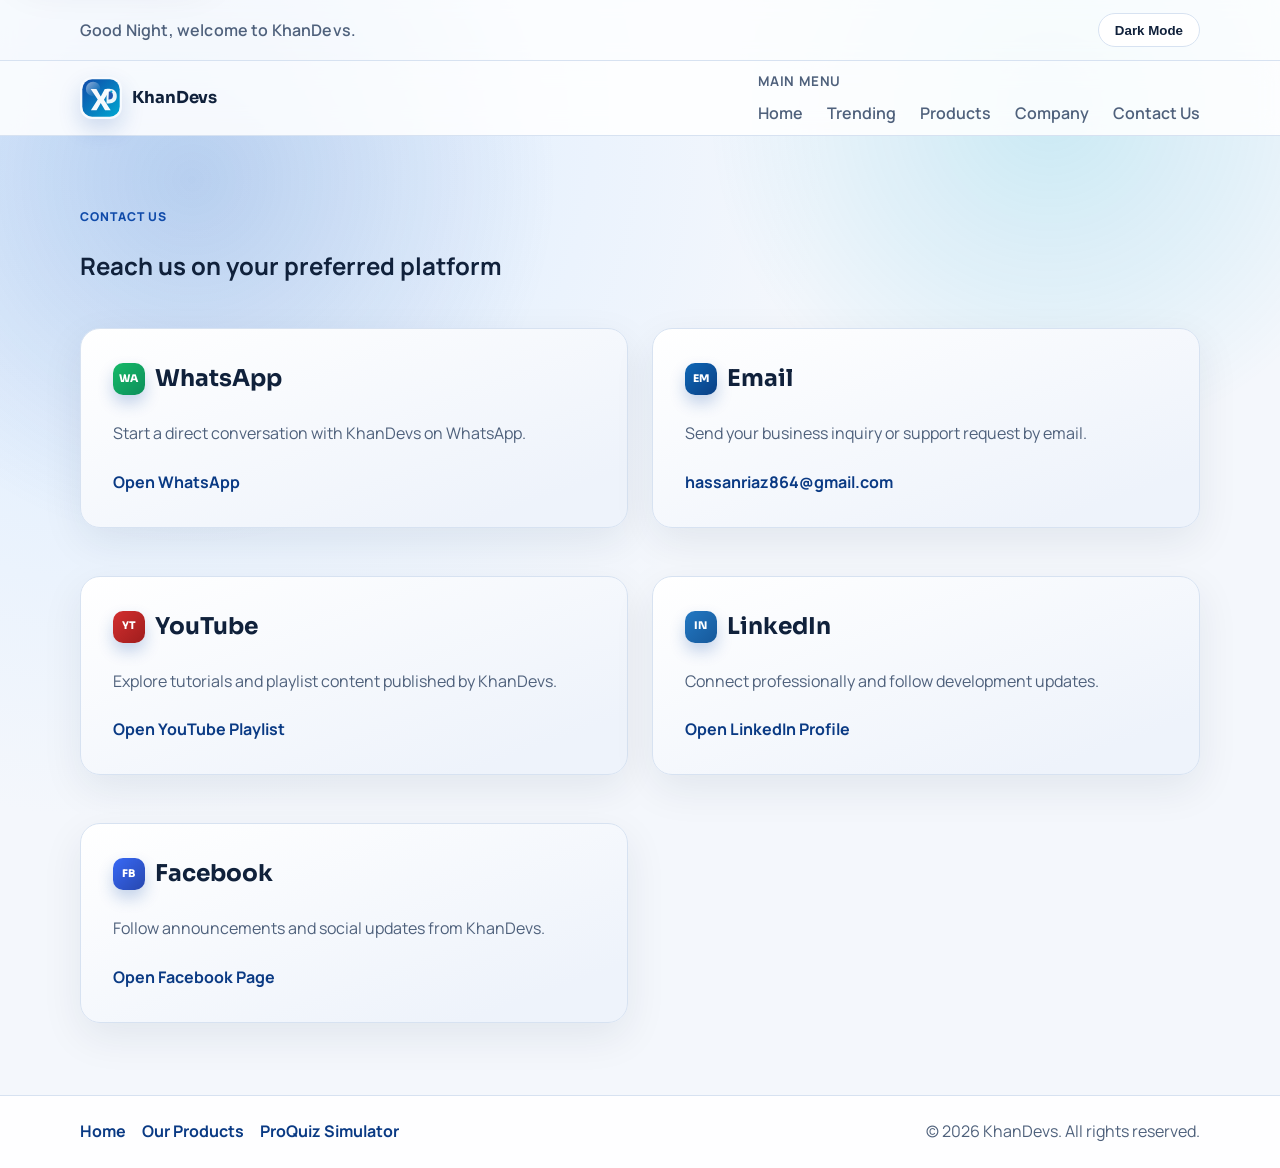
<file: contact.html>
<!DOCTYPE html>
<html lang="en">
  <head>
    <meta charset="UTF-8" />
    <meta name="viewport" content="width=device-width, initial-scale=1.0" />
    <meta
      name="description"
      content="Contact KhanDevs through WhatsApp, Email, YouTube, LinkedIn, and Facebook."
    />
    <meta name="keywords" content="KhanDevs contact, WhatsApp, Email, LinkedIn, YouTube, Facebook" />
    <meta property="og:type" content="website" />
    <meta property="og:title" content="Contact Us | KhanDevs" />
    <meta property="og:description" content="Reach KhanDevs on WhatsApp, Email, YouTube, LinkedIn, and Facebook." />
    <meta property="og:url" content="contact.html" />
    <meta property="og:site_name" content="KhanDevs" />
    <meta name="twitter:card" content="summary" />
    <meta name="twitter:title" content="Contact Us | KhanDevs" />
    <meta name="twitter:description" content="Reach KhanDevs on WhatsApp, Email, YouTube, LinkedIn, and Facebook." />
    <title>Contact Us | KhanDevs</title>
    <link rel="preconnect" href="https://fonts.googleapis.com" />
    <link rel="preconnect" href="https://fonts.gstatic.com" crossorigin />
    <link
      href="https://fonts.googleapis.com/css2?family=Manrope:wght@400;500;600;700;800&family=Sora:wght@500;600;700;800&display=swap"
      rel="stylesheet"
    />
    <link rel="stylesheet" href="style.css" />

    <!-- Google tag (gtag.js) -->
    <script async src="https://www.googletagmanager.com/gtag/js?id=G-65MZ38PC4F"></script>
    <script>
      window.dataLayer = window.dataLayer || [];
      function gtag(){dataLayer.push(arguments);}
      gtag('js', new Date());
      gtag('config', 'G-65MZ38PC4F');
    </script>
  </head>
  <body>
    <a class="skip-link" href="#main-content">Skip to main content</a>
    <div class="ambient" aria-hidden="true"></div>

    <div class="greeting-strip">
      <div class="greeting-inner container">
        <p id="greeting-text" role="status" aria-live="polite">Good Day, connect with KhanDevs.</p>
        <button id="theme-toggle" class="ghost-btn" type="button" aria-pressed="false">
          <span id="theme-toggle-label">Dark Mode</span>
        </button>
        <span id="theme-status" class="visually-hidden" role="status" aria-live="polite">
          Currently in light mode.
        </span>
      </div>
    </div>

    <header class="site-header" id="top">
      <div class="container nav-wrap">
        <a class="brand" href="index.html" aria-label="KhanDevs home">
          <img class="brand-logo" src="khandevs-logo.svg" alt="" aria-hidden="true" />
          <span class="brand-name">KhanDevs</span>
        </a>

        <button
          class="nav-toggle"
          type="button"
          aria-label="Toggle navigation menu"
          aria-expanded="false"
          aria-controls="primary-nav-contact"
          data-nav-toggle
        >
          &#9776;
        </button>

        <nav id="primary-nav-contact" aria-label="Primary navigation" data-nav-panel>
          <p class="menu-heading">Main Menu</p>
          <ul class="nav-list">
            <li><a href="index.html">Home</a></li>
            <li><a href="index.html#trending">Trending</a></li>
            <li><a href="products.html">Products</a></li>
            <li><a href="index.html#company">Company</a></li>
            <li><a href="contact.html">Contact Us</a></li>
          </ul>
        </nav>
      </div>
    </header>

    <main id="main-content">
      <section class="section container" id="contact-links" aria-labelledby="contact-title">
        <div class="section-heading">
          <p class="eyebrow">Contact Us</p>
          <h1 id="contact-title">Reach us on your preferred platform</h1>
        </div>

        <div class="stack-grid">
          <article class="contact-card contact-whatsapp">
            <h3><span class="contact-badge" aria-hidden="true">WA</span>WhatsApp</h3>
            <p>Start a direct conversation with KhanDevs on WhatsApp.</p>
            <a class="contact-link" href="https://wa.me/923017240789" target="_blank" rel="noopener noreferrer">Open WhatsApp</a>
          </article>

          <article class="contact-card contact-email">
            <h3><span class="contact-badge" aria-hidden="true">EM</span>Email</h3>
            <p>Send your business inquiry or support request by email.</p>
            <a class="contact-link" href="mailto:hassanriaz864@gmail.com">hassanriaz864@gmail.com</a>
          </article>

          <article class="contact-card contact-youtube">
            <h3><span class="contact-badge" aria-hidden="true">YT</span>YouTube</h3>
            <p>Explore tutorials and playlist content published by KhanDevs.</p>
            <a class="contact-link" href="https://youtube.com/playlist?list=PLEnQH8D5gJkSDR2NWfrdj5X7iYALB1Zuv&si=4Go3NDf0BH1MDz0T" target="_blank" rel="noopener noreferrer">Open YouTube Playlist</a>
          </article>

          <article class="contact-card contact-linkedin">
            <h3><span class="contact-badge" aria-hidden="true">IN</span>LinkedIn</h3>
            <p>Connect professionally and follow development updates.</p>
            <a class="contact-link" href="https://www.linkedin.com/in/khanhassanriaz" target="_blank" rel="noopener noreferrer">Open LinkedIn Profile</a>
          </article>

          <article class="contact-card contact-facebook">
            <h3><span class="contact-badge" aria-hidden="true">FB</span>Facebook</h3>
            <p>Follow announcements and social updates from KhanDevs.</p>
            <a class="contact-link" href="https://www.facebook.com/share/1Afsy8RdPn/" target="_blank" rel="noopener noreferrer">Open Facebook Page</a>
          </article>
        </div>
      </section>
    </main>

    <footer class="site-footer">
      <div class="container footer-wrap">
        <div class="footer-links">
          <a href="index.html">Home</a>
          <a href="products.html">Our Products</a>
          <a href="proquiz-simulator.html">ProQuiz Simulator</a>
        </div>
        <p>&copy; 2026 KhanDevs. All rights reserved.</p>
      </div>
    </footer>

    <script src="script.js" defer></script>
  </body>
</html>
</file>
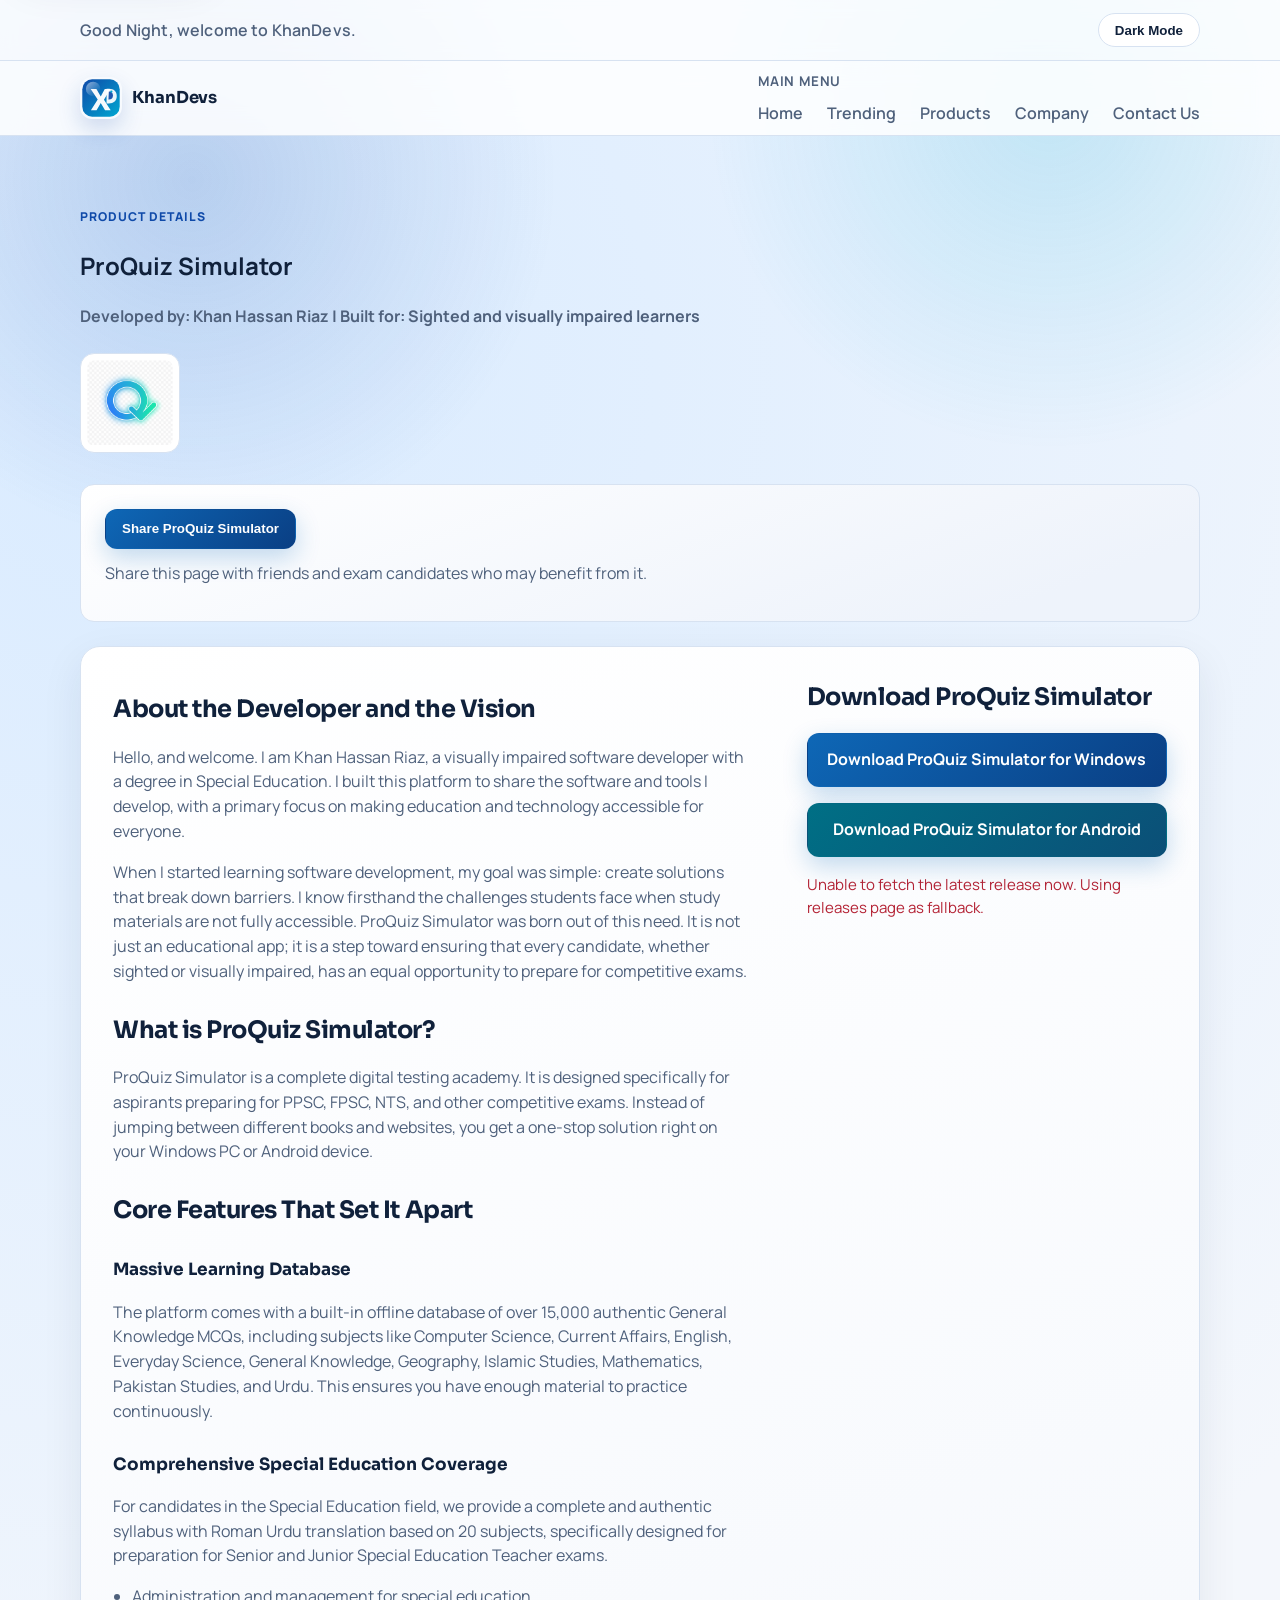
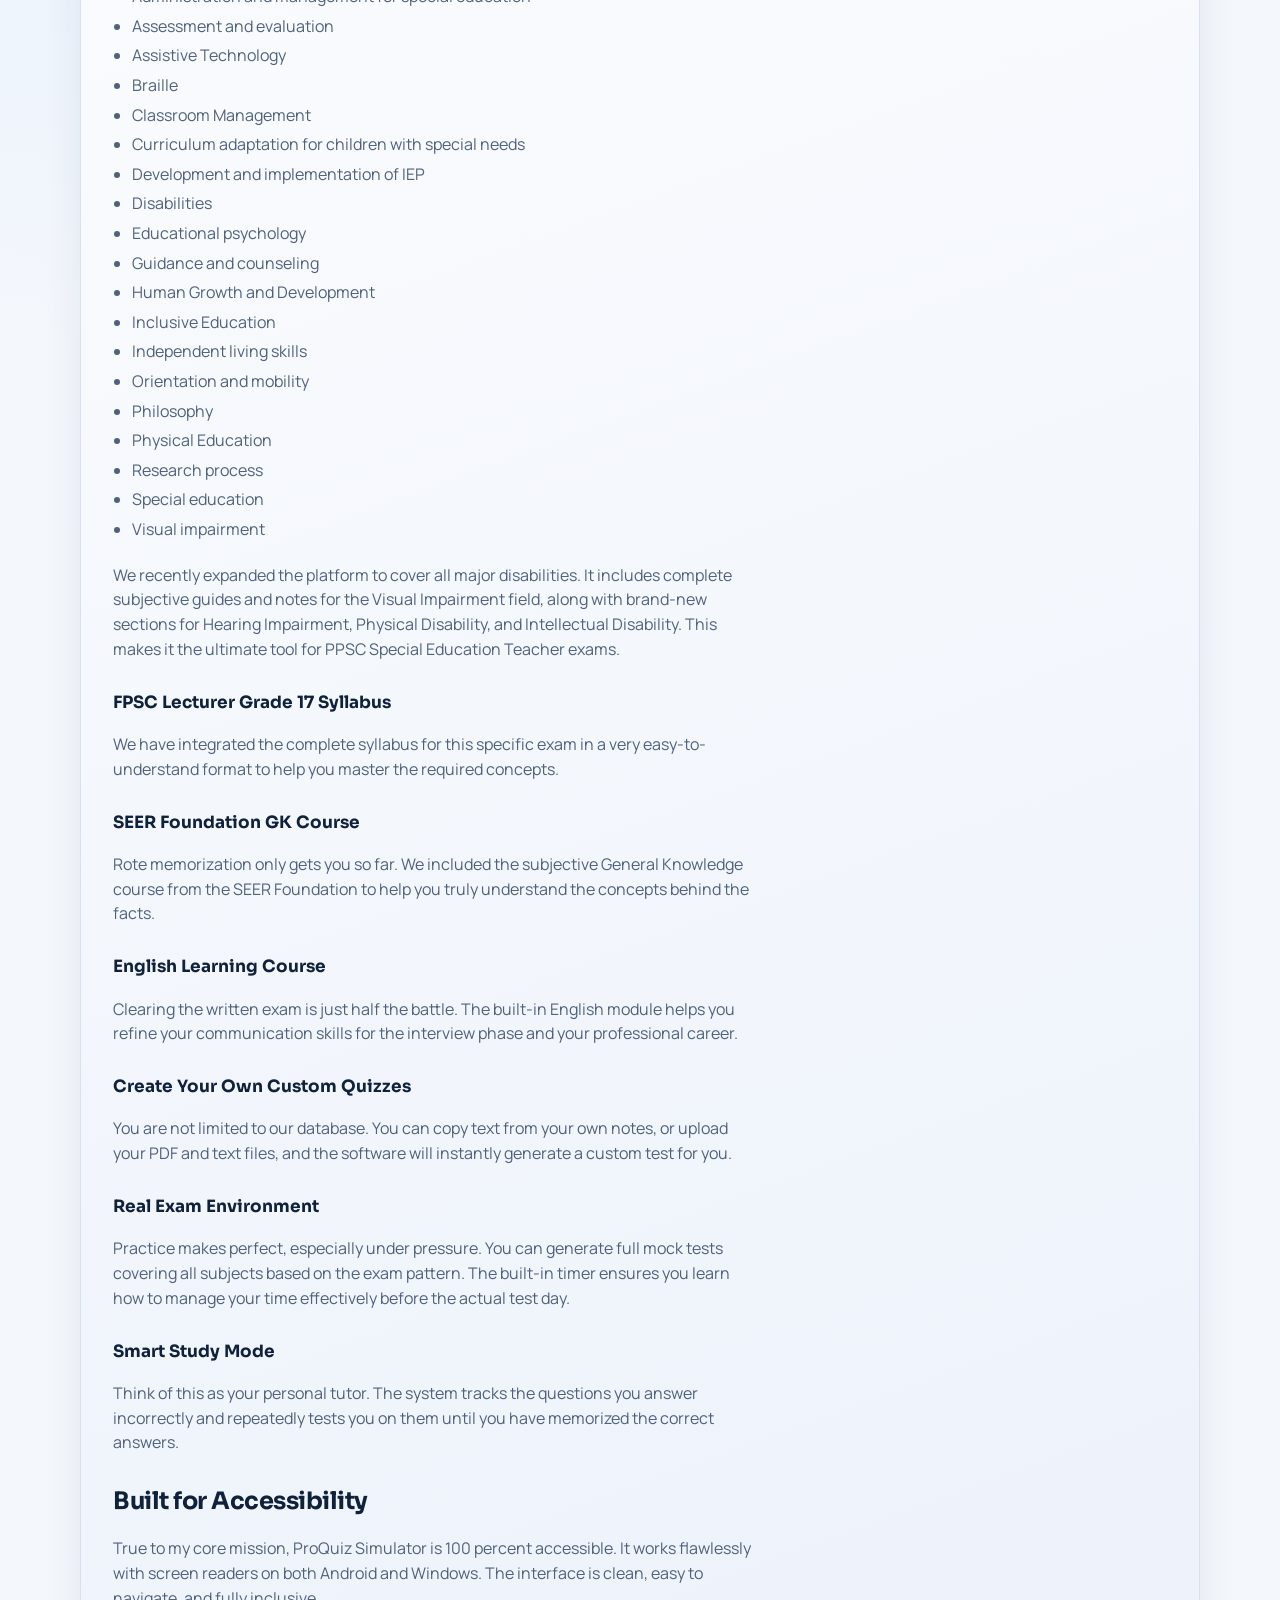
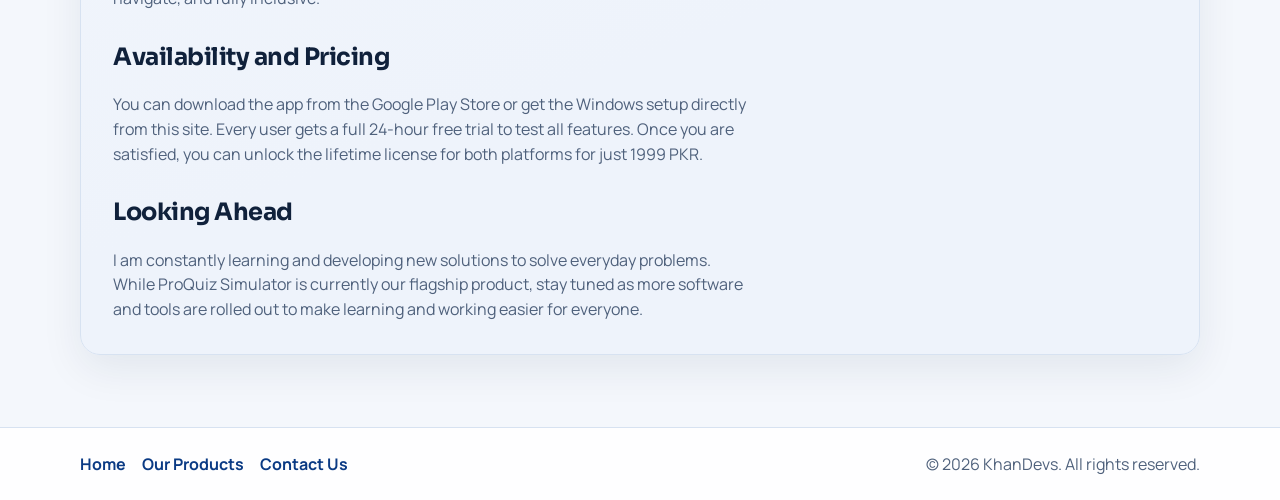
<file: proquiz-simulator.html>
<!DOCTYPE html>
<html lang="en">
  <head>
    <meta charset="UTF-8" />
    <meta name="viewport" content="width=device-width, initial-scale=1.0" />
    <meta
      name="description"
      content="ProQuiz Simulator by Khan Hassan Riaz. Download for Windows and Android."
    />
    <meta name="keywords" content="ProQuiz Simulator, Khan Hassan Riaz, Windows download, Android app" />
    <meta property="og:type" content="website" />
    <meta property="og:title" content="ProQuiz Simulator | KhanDevs" />
    <meta property="og:description" content="Detailed ProQuiz Simulator page with Windows and Android downloads." />
    <meta property="og:url" content="proquiz-simulator.html" />
    <meta property="og:site_name" content="KhanDevs" />
    <meta name="twitter:card" content="summary" />
    <meta name="twitter:title" content="ProQuiz Simulator | KhanDevs" />
    <meta name="twitter:description" content="Detailed ProQuiz Simulator page with Windows and Android downloads." />
    <title>ProQuiz Simulator | KhanDevs</title>
    <link rel="preconnect" href="https://fonts.googleapis.com" />
    <link rel="preconnect" href="https://fonts.gstatic.com" crossorigin />
    <link
      href="https://fonts.googleapis.com/css2?family=Manrope:wght@400;500;600;700;800&family=Sora:wght@500;600;700;800&display=swap"
      rel="stylesheet"
    />
    <link rel="stylesheet" href="style.css" />

    <!-- Google tag (gtag.js) -->
    <script async src="https://www.googletagmanager.com/gtag/js?id=G-65MZ38PC4F"></script>
    <script>
      window.dataLayer = window.dataLayer || [];
      function gtag(){dataLayer.push(arguments);}
      gtag('js', new Date());
      gtag('config', 'G-65MZ38PC4F');
    </script>
  </head>
  <body>
    <a class="skip-link" href="#main-content">Skip to main content</a>
    <div class="ambient" aria-hidden="true"></div>

    <div class="greeting-strip">
      <div class="greeting-inner container">
        <p id="greeting-text" role="status" aria-live="polite">Good Day, welcome to ProQuiz Simulator.</p>
        <button id="theme-toggle" class="ghost-btn" type="button" aria-pressed="false">
          <span id="theme-toggle-label">Dark Mode</span>
        </button>
        <span id="theme-status" class="visually-hidden" role="status" aria-live="polite">
          Currently in light mode.
        </span>
      </div>
    </div>

    <header class="site-header" id="top">
      <div class="container nav-wrap">
        <a class="brand" href="index.html" aria-label="KhanDevs home">
          <img class="brand-logo" src="khandevs-logo.svg" alt="" aria-hidden="true" />
          <span class="brand-name">KhanDevs</span>
        </a>

        <button
          class="nav-toggle"
          type="button"
          aria-label="Toggle navigation menu"
          aria-expanded="false"
          aria-controls="primary-nav-proquiz"
          data-nav-toggle
        >
          &#9776;
        </button>

        <nav id="primary-nav-proquiz" aria-label="Primary navigation" data-nav-panel>
          <p class="menu-heading">Main Menu</p>
          <ul class="nav-list">
            <li><a href="index.html">Home</a></li>
            <li><a href="index.html#trending">Trending</a></li>
            <li><a href="products.html">Products</a></li>
            <li><a href="index.html#company">Company</a></li>
            <li><a href="contact.html">Contact Us</a></li>
          </ul>
        </nav>
      </div>
    </header>

    <main id="main-content">
      <section class="section container" id="proquiz-details" aria-labelledby="proquiz-title">
        <div class="section-heading">
          <p class="eyebrow">Product Details</p>
          <h1 id="proquiz-title">ProQuiz Simulator</h1>
          <p class="product-mini-meta">
            Developed by: Khan Hassan Riaz | Built for: Sighted and visually impaired learners
          </p>
        </div>
        <img class="software-logo software-logo-large" src="icon.png" alt="ProQuiz Simulator logo" />

        <div class="share-panel" aria-label="Share ProQuiz page">
          <button class="share-btn" type="button" data-share-page>
            Share ProQuiz Simulator
          </button>
          <p class="share-note">
            Share this page with friends and exam candidates who may benefit from it.
          </p>
          <p class="share-feedback" data-share-feedback aria-live="polite"></p>
        </div>

        <article class="detail-card" aria-label="Detailed ProQuiz Simulator information">
          <div class="detail-content">
            <h2>About the Developer and the Vision</h2>
            <p>
              Hello, and welcome. I am Khan Hassan Riaz, a visually impaired
              software developer with a degree in Special Education. I built
              this platform to share the software and tools I develop, with a
              primary focus on making education and technology accessible for
              everyone.
            </p>
            <p>
              When I started learning software development, my goal was simple:
              create solutions that break down barriers. I know firsthand the
              challenges students face when study materials are not fully
              accessible. ProQuiz Simulator was born out of this need. It is not
              just an educational app; it is a step toward ensuring that every
              candidate, whether sighted or visually impaired, has an equal
              opportunity to prepare for competitive exams.
            </p>

            <h2>What is ProQuiz Simulator?</h2>
            <p>
              ProQuiz Simulator is a complete digital testing academy. It is
              designed specifically for aspirants preparing for PPSC, FPSC, NTS,
              and other competitive exams. Instead of jumping between different
              books and websites, you get a one-stop solution right on your
              Windows PC or Android device.
            </p>

            <h2>Core Features That Set It Apart</h2>

            <h3>Massive Learning Database</h3>
            <p>
              The platform comes with a built-in offline database of over 15,000
              authentic General Knowledge MCQs, including subjects like Computer
              Science, Current Affairs, English, Everyday Science, General
              Knowledge, Geography, Islamic Studies, Mathematics, Pakistan
              Studies, and Urdu. This ensures you have enough material to
              practice continuously.
            </p>

            <h3>Comprehensive Special Education Coverage</h3>
            <p>
              For candidates in the Special Education field, we provide a
              complete and authentic syllabus with Roman Urdu translation based
              on 20 subjects, specifically designed for preparation for Senior
              and Junior Special Education Teacher exams.
            </p>
            <ul class="feature-list">
              <li>Administration and management for special education</li>
              <li>Assessment and evaluation</li>
              <li>Assistive Technology</li>
              <li>Braille</li>
              <li>Classroom Management</li>
              <li>Curriculum adaptation for children with special needs</li>
              <li>Development and implementation of IEP</li>
              <li>Disabilities</li>
              <li>Educational psychology</li>
              <li>Guidance and counseling</li>
              <li>Human Growth and Development</li>
              <li>Inclusive Education</li>
              <li>Independent living skills</li>
              <li>Orientation and mobility</li>
              <li>Philosophy</li>
              <li>Physical Education</li>
              <li>Research process</li>
              <li>Special education</li>
              <li>Visual impairment</li>
            </ul>
            <p>
              We recently expanded the platform to cover all major
              disabilities. It includes complete subjective guides and notes for
              the Visual Impairment field, along with brand-new sections for
              Hearing Impairment, Physical Disability, and Intellectual
              Disability. This makes it the ultimate tool for PPSC Special
              Education Teacher exams.
            </p>

            <h3>FPSC Lecturer Grade 17 Syllabus</h3>
            <p>
              We have integrated the complete syllabus for this specific exam in
              a very easy-to-understand format to help you master the required
              concepts.
            </p>

            <h3>SEER Foundation GK Course</h3>
            <p>
              Rote memorization only gets you so far. We included the subjective
              General Knowledge course from the SEER Foundation to help you
              truly understand the concepts behind the facts.
            </p>

            <h3>English Learning Course</h3>
            <p>
              Clearing the written exam is just half the battle. The built-in
              English module helps you refine your communication skills for the
              interview phase and your professional career.
            </p>

            <h3>Create Your Own Custom Quizzes</h3>
            <p>
              You are not limited to our database. You can copy text from your
              own notes, or upload your PDF and text files, and the software
              will instantly generate a custom test for you.
            </p>

            <h3>Real Exam Environment</h3>
            <p>
              Practice makes perfect, especially under pressure. You can
              generate full mock tests covering all subjects based on the exam
              pattern. The built-in timer ensures you learn how to manage your
              time effectively before the actual test day.
            </p>

            <h3>Smart Study Mode</h3>
            <p>
              Think of this as your personal tutor. The system tracks the
              questions you answer incorrectly and repeatedly tests you on them
              until you have memorized the correct answers.
            </p>

            <h2>Built for Accessibility</h2>
            <p>
              True to my core mission, ProQuiz Simulator is 100 percent
              accessible. It works flawlessly with screen readers on both
              Android and Windows. The interface is clean, easy to navigate,
              and fully inclusive.
            </p>

            <h2>Availability and Pricing</h2>
            <p>
              You can download the app from the Google Play Store or get the
              Windows setup directly from this site. Every user gets a full
              24-hour free trial to test all features. Once you are satisfied,
              you can unlock the lifetime license for both platforms for just
              1999 PKR.
            </p>

            <h2>Looking Ahead</h2>
            <p>
              I am constantly learning and developing new solutions to solve
              everyday problems. While ProQuiz Simulator is currently our
              flagship product, stay tuned as more software and tools are rolled
              out to make learning and working easier for everyone.
            </p>
          </div>

          <div class="downloads-stack">
            <h2 class="downloads-title">Download ProQuiz Simulator</h2>
            <a
              id="windows-download"
              class="download-btn"
              data-release-download="proquiz-simulator"
              data-platform="windows"
              href="https://github.com/KhanHassanRiaz/ProQuiz-Simulator-updater/releases/latest"
              target="_blank"
              rel="noopener noreferrer"
            >
              Download ProQuiz Simulator for Windows
            </a>
            <a
              id="android-download"
              class="download-btn secondary-btn"
              href="https://play.google.com/store/apps/details?id=com.hassanriaz.proquizsimulator"
              target="_blank"
              rel="noopener noreferrer"
            >
              Download ProQuiz Simulator for Android
            </a>
            <p
              class="release-status is-hidden"
              data-release-status="proquiz-simulator"
              aria-live="polite"
            ></p>
          </div>
        </article>
      </section>
    </main>

    <footer class="site-footer">
      <div class="container footer-wrap">
        <div class="footer-links">
          <a href="index.html">Home</a>
          <a href="products.html">Our Products</a>
          <a href="contact.html">Contact Us</a>
        </div>
        <p>&copy; 2026 KhanDevs. All rights reserved.</p>
      </div>
    </footer>

    <script src="script.js" defer></script>
  </body>
</html>
</file>
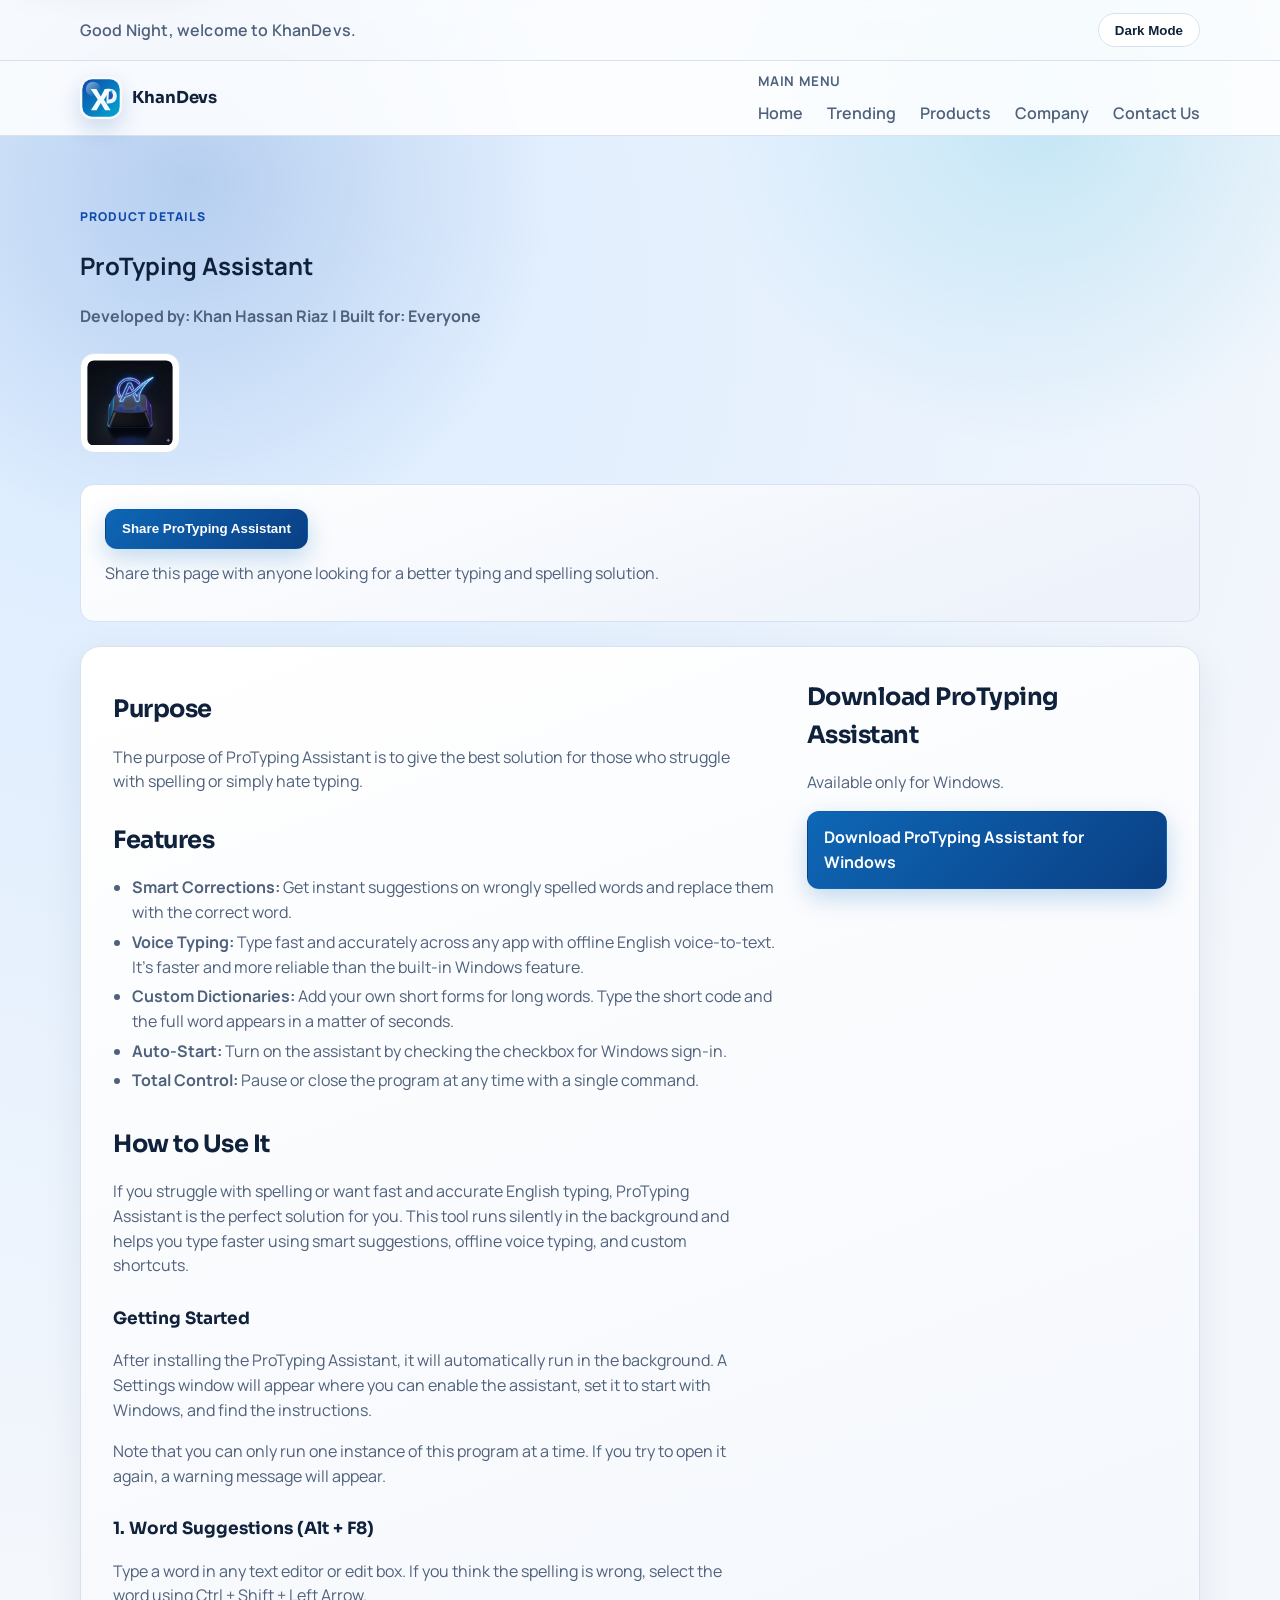
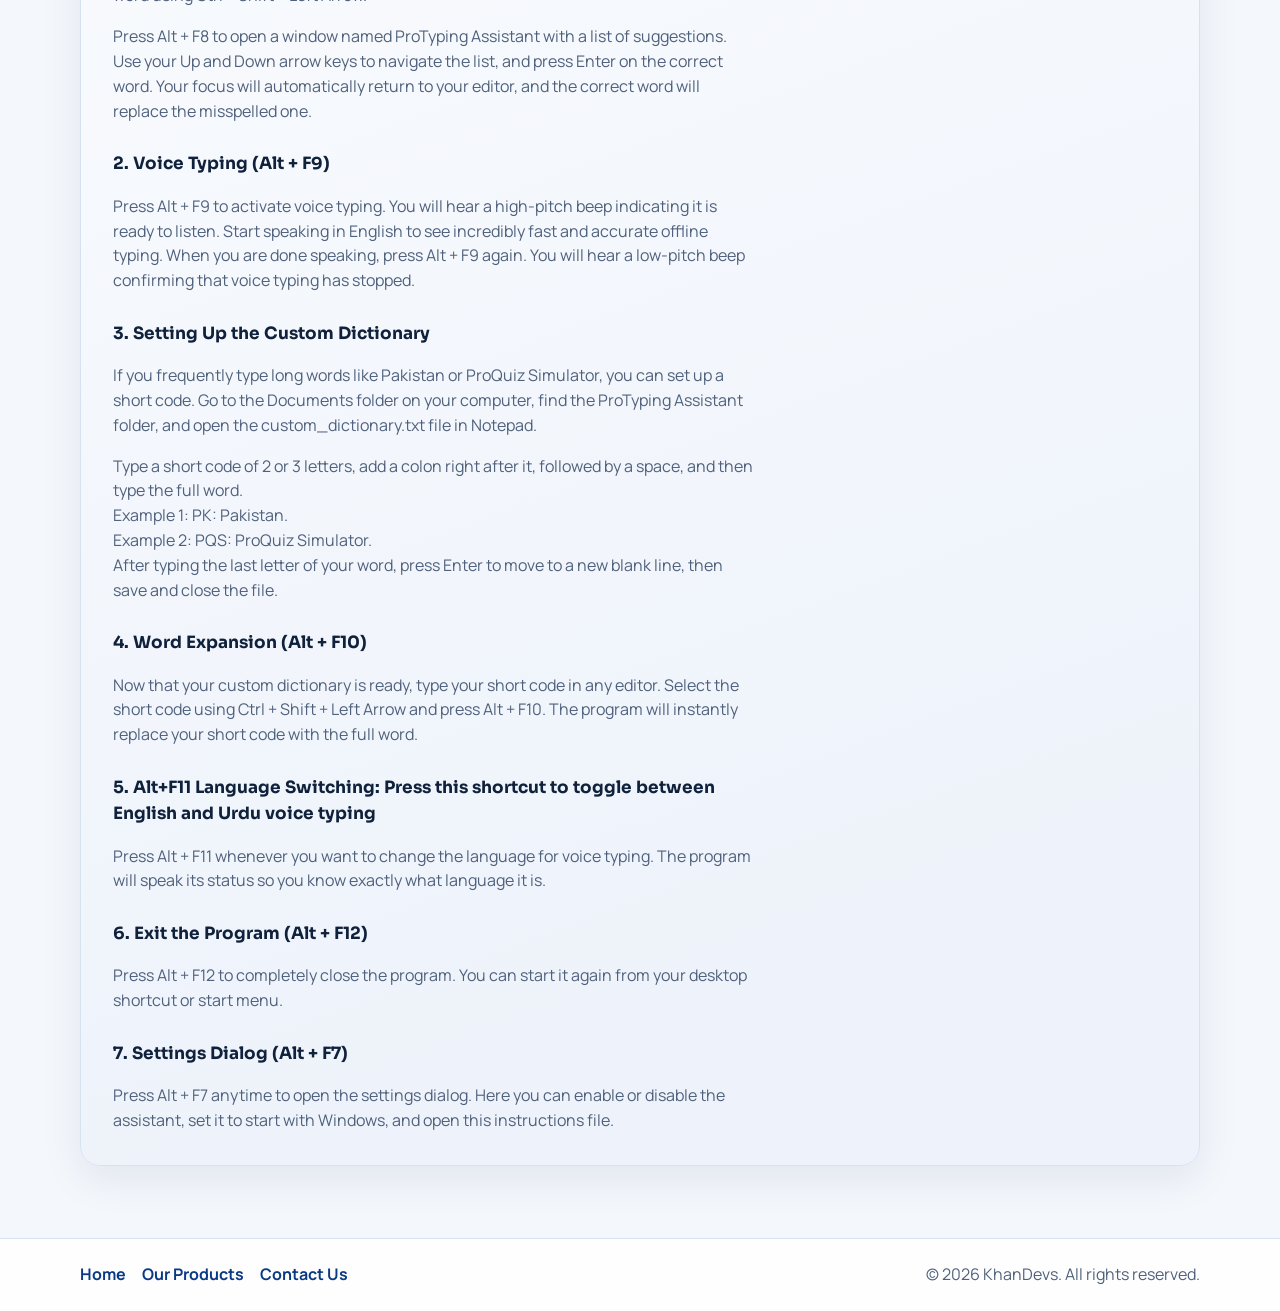
<file: protyping-assistant.html>
<!DOCTYPE html>
<html lang="en">
  <head>
    <meta charset="UTF-8" />
    <meta name="viewport" content="width=device-width, initial-scale=1.0" />
    <meta
      name="description"
      content="ProTyping Assistant by Khan Hassan Riaz. Download the latest portable Windows release."
    />
    <meta
      name="keywords"
      content="ProTyping Assistant, typing tutor, accessible typing, Windows portable download, Khan Hassan Riaz"
    />
    <m    eta property="og:type" content="website" />
    <meta property="og:title" content="ProTyping Assistant | KhanDevs" />
    <meta
      property="og:description"
      content="Background tool for better spelling, voice typing, and custom shortcuts."
    />
    <meta property="og:url" content="pro-typing-assistant.html" />
    <meta property="og:site_name" content="KhanDevs" />
    <meta name="twitter:card" content="summary" />
    <meta name="twitter:title" content="ProTyping Assistant | KhanDevs" />
    <meta
      name="twitter:description"
      content="Background tool for better spelling, voice typing, and custom shortcuts."
    />
    <title>ProTyping Assistant | KhanDevs</title>
    <link rel="preconnect" href="https://fonts.googleapis.com" />
    <link rel="preconnect" href="https://fonts.gstatic.com" crossorigin />
    <link
      href="https://fonts.googleapis.com/css2?family=Manrope:wght@400;500;600;700;800&family=Sora:wght@500;600;700;800&display=swap"
      rel="stylesheet"
    />
    <link rel="stylesheet" href="style.css" />

    <!-- Google tag (gtag.js) -->
    <script async src="https://www.googletagmanager.com/gtag/js?id=G-65MZ38PC4F"></script>
    <script>
      window.dataLayer = window.dataLayer || [];
      function gtag(){dataLayer.push(arguments);}
      gtag('js', new Date());
      gtag('config', 'G-65MZ38PC4F');
    </script>
  </head>
  <body>
    <a class="skip-link" href="#main-content">Skip to main content</a>
    <div class="ambient" aria-hidden="true"></div>

    <div class="greeting-strip">
      <div class="greeting-inner container">
        <p id="greeting-text" role="status" aria-live="polite">Good Day, welcome to ProTyping Assistant.</p>
        <button id="theme-toggle" class="ghost-btn" type="button" aria-pressed="false">
          <span id="theme-toggle-label">Dark Mode</span>
        </button>
        <span id="theme-status" class="visually-hidden" role="status" aria-live="polite">
          Currently in light mode.
        </span>
      </div>
    </div>

    <header class="site-header" id="top">
      <div class="container nav-wrap">
        <a class="brand" href="index.html" aria-label="KhanDevs home">
          <img class="brand-logo" src="khandevs-logo.svg" alt="" aria-hidden="true" />
          <span class="brand-name">KhanDevs</span>
        </a>

        <button
          class="nav-toggle"
          type="button"
          aria-label="Toggle navigation menu"
          aria-expanded="false"
          aria-controls="primary-nav-protyping"
          data-nav-toggle
        >
          &#9776;
        </button>

        <nav id="primary-nav-protyping" aria-label="Primary navigation" data-nav-panel>
          <p class="menu-heading">Main Menu</p>
          <ul class="nav-list">
            <li><a href="index.html">Home</a></li>
            <li><a href="index.html#trending">Trending</a></li>
            <li><a href="products.html">Products</a></li>
            <li><a href="index.html#company">Company</a></li>
            <li><a href="contact.html">Contact Us</a></li>
          </ul>
        </nav>
      </div>
    </header>

    <main id="main-content">
      <section class="section container" id="protyping-details" aria-labelledby="protyping-title">
        <div class="section-heading">
          <p class="eyebrow">Product Details</p>
          <h1 id="protyping-title">ProTyping Assistant</h1>
          <p class="product-mini-meta">
            Developed by: Khan Hassan Riaz | Built for: Everyone
          </p>
        </div>
        <img class="software-logo software-logo-large" src="icon_pta.ico" alt="ProTyping Assistant logo" />

        <div class="share-panel" aria-label="Share ProTyping Assistant page">
          <button class="share-btn" type="button" data-share-page>
            Share ProTyping Assistant
          </button>
          <p class="share-note">
            Share this page with anyone looking for a better typing and spelling solution.
          </p>
          <p class="share-feedback" data-share-feedback aria-live="polite"></p>
        </div>

        <article class="detail-card" aria-label="Detailed ProTyping Assistant information">
          <div class="detail-content">
            <h2>Purpose</h2>
            <p>
              The purpose of ProTyping Assistant is to give the best solution for those who struggle with spelling or simply hate typing.
            </p>

            <h2>Features</h2>
            <ul class="feature-list">
              <li><strong>Smart Corrections:</strong> Get instant suggestions on wrongly spelled words and replace them with the correct word.</li>
              <li><strong>Voice Typing:</strong> Type fast and accurately across any app with offline English voice-to-text. It's faster and more reliable than the built-in Windows feature.</li>
              <li><strong>Custom Dictionaries:</strong> Add your own short forms for long words. Type the short code and the full word appears in a matter of seconds.</li>
              <li><strong>Auto-Start:</strong> Turn on the assistant by checking the checkbox for Windows sign-in.</li>
              <li><strong>Total Control:</strong> Pause or close the program at any time with a single command.</li>
            </ul>

            <h2>How to Use It</h2>
            <p>
              If you struggle with spelling or want fast and accurate English typing, ProTyping Assistant is the perfect solution for you. 
              This tool runs silently in the background and helps you type faster using smart suggestions, offline voice typing, and custom shortcuts.
            </p>

            <h3>Getting Started</h3>
            <p>
              After installing the ProTyping Assistant, it will automatically run in the background. A Settings window will appear where you can enable the assistant, set it to start with Windows, and find the instructions.
            </p>
            <p>
              Note that you can only run one instance of this program at a time. If you try to open it again, a warning message will appear.
            </p>
            
            <h3>1. Word Suggestions (Alt + F8)</h3>
            <p>
              Type a word in any text editor or edit box. If you think the spelling is wrong, select the word using Ctrl + Shift + Left Arrow. 
            </p>
            <p>
              Press Alt + F8 to open a window named ProTyping Assistant with a list of suggestions. Use your Up and Down arrow keys to navigate the list, and press Enter on the correct word. Your focus will automatically return to your editor, and the correct word will replace the misspelled one.
            </p>

            <h3>2. Voice Typing (Alt + F9)</h3>
            <p>
              Press Alt + F9 to activate voice typing. You will hear a high-pitch beep indicating it is ready to listen.
              Start speaking in English to see incredibly fast and accurate offline typing. When you are done speaking, press Alt + F9 again.
              You will hear a low-pitch beep confirming that voice typing has stopped.
            </p>

            <h3>3. Setting Up the Custom Dictionary</h3>
            <p>
              If you frequently type long words like Pakistan or ProQuiz Simulator, you can set up a short code. 
              Go to the Documents folder on your computer, find the ProTyping Assistant folder, and open the custom_dictionary.txt file in Notepad.
            </p>
            <p>
              Type a short code of 2 or 3 letters, add a colon right after it, followed by a space, and then type the full word. 
              <br>Example 1: PK: Pakistan. 
              <br>Example 2: PQS: ProQuiz Simulator. 
              <br>After typing the last letter of your word, press Enter to move to a new blank line, then save and close the file.
            </p>

            <h3>4. Word Expansion (Alt + F10)</h3>
            <p>
              Now that your custom dictionary is ready, type your short code in any editor. Select the short code using Ctrl + Shift + Left Arrow and press Alt + F10.
              The program will instantly replace your short code with the full word.
            </p>

            <h3>5. Alt+F11 Language Switching: Press this shortcut to toggle between English and Urdu voice typing </h3>
            <p>
              Press Alt + F11 whenever you want to change the language for voice typing.
              The program will speak its status so you know exactly what language it is.
            </p>

            <h3>6. Exit the Program (Alt + F12)</h3>
            <p>
              Press Alt + F12 to completely close the program. You can start it again from your desktop shortcut or start menu.
            </p>

            <h3>7. Settings Dialog (Alt + F7)</h3>
            <p>
              Press Alt + F7 anytime to open the settings dialog. Here you can enable or disable the assistant, set it to start with Windows, and open this instructions file.
            </p>
          </div>

          <div class="downloads-stack">
            <h2 class="downloads-title">Download ProTyping Assistant</h2>
            <p class="share-note">Available only for Windows.</p>
            <a
              id="protyping-windows-download"
              class="download-btn"
              data-release-download="protyping-assistant"
              data-platform="windows"
              href="https://github.com/KhanHassanRiaz/ProTyping-Assistant/releases/latest"
              target="_blank"
              rel="noopener noreferrer"
            >
              Download ProTyping Assistant for Windows
            </a>
          </div>
        </article>
      </section>
    </main>

    <footer class="site-footer">
      <div class="container footer-wrap">
        <div class="footer-links">
          <a href="index.html">Home</a>
          <a href="products.html">Our Products</a>
          <a href="contact.html">Contact Us</a>
        </div>
        <p>&copy; 2026 KhanDevs. All rights reserved.</p>
      </div>
    </footer>

    <script src="script.js" defer></script>
  </body>
</html>
</file>
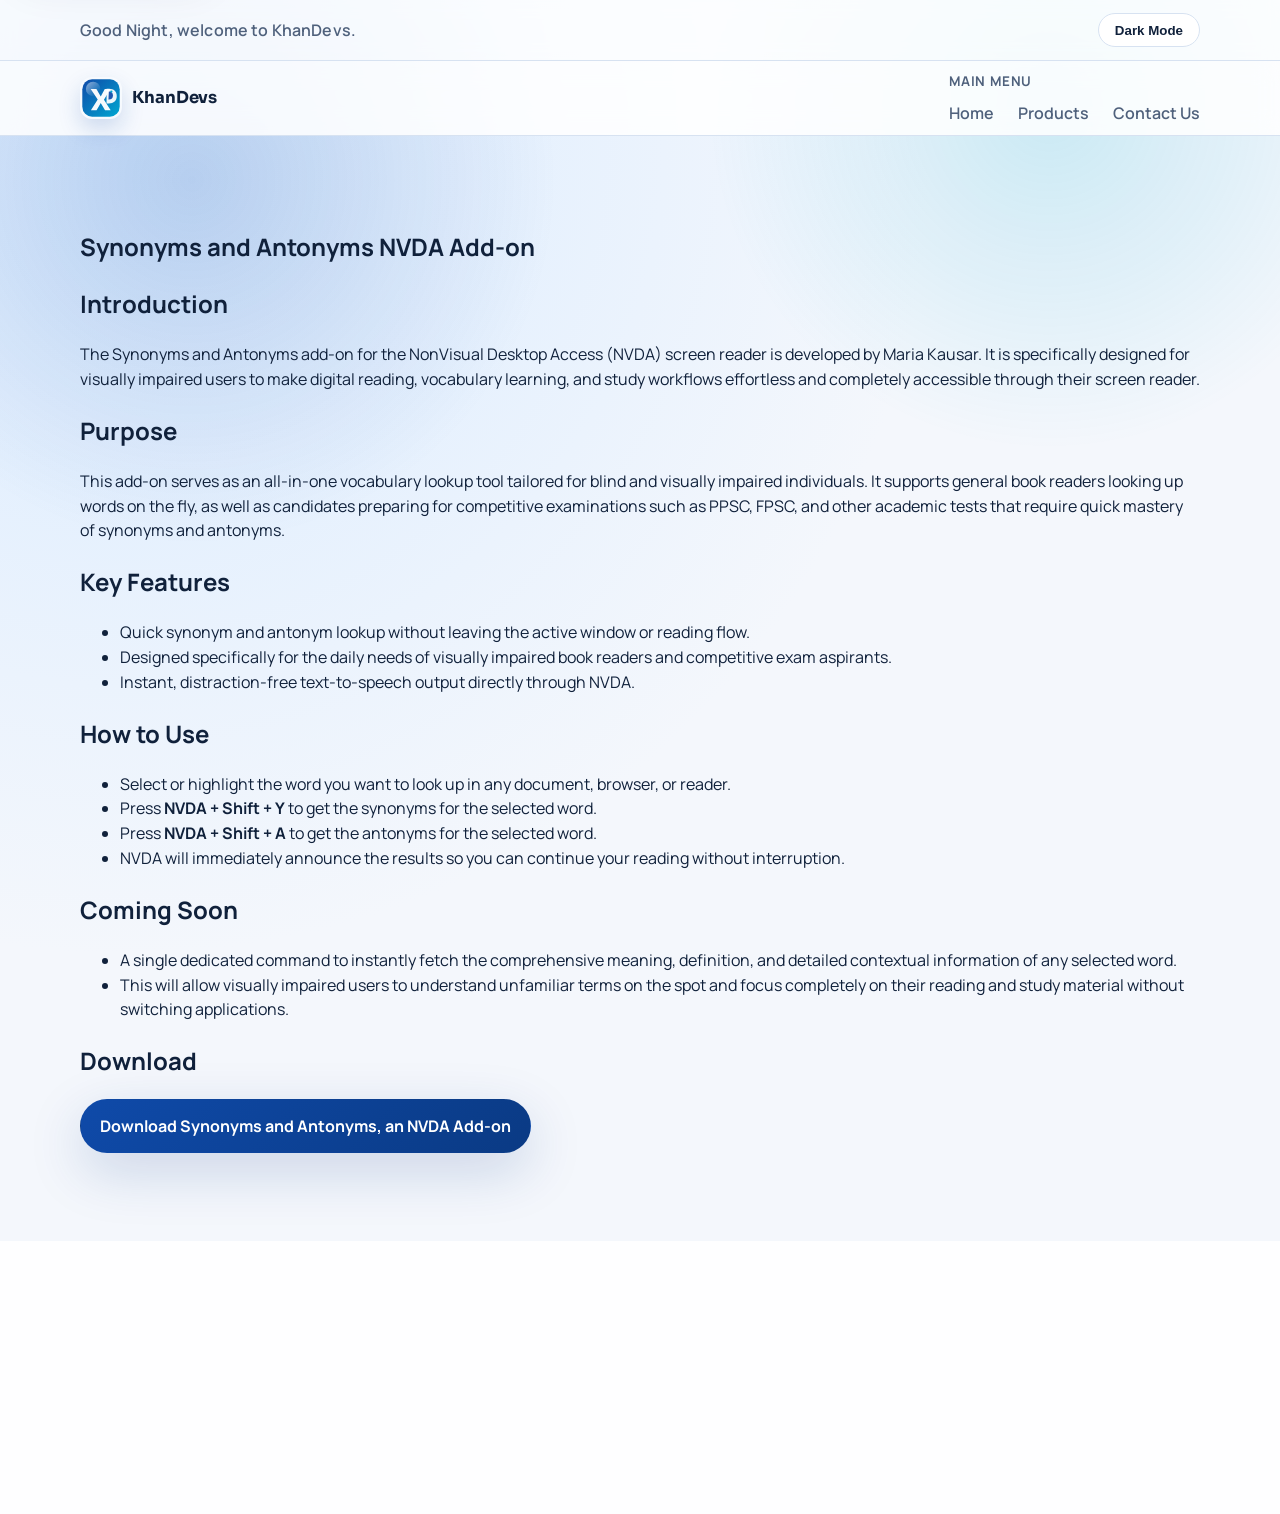
<file: synonyms-and-antonyms.html>
<!DOCTYPE html>
<html lang="en">
  <head>
    <meta charset="UTF-8" />
    <meta name="viewport" content="width=device-width, initial-scale=1.0" />
    <meta
      name="description"
      content="Synonyms and Antonyms NVDA Add-on - An all-in-one vocabulary lookup tool tailored for blind and visually impaired individuals."
    />
    <meta name="keywords" content="KhanDevs, NVDA, add-on, synonyms, antonyms, visually impaired, accessibility" />
    <meta property="og:type" content="website" />
    <meta property="og:title" content="Synonyms and Antonyms NVDA Add-on | KhanDevs" />
    <meta property="og:description" content="An all-in-one vocabulary lookup tool tailored for blind and visually impaired individuals." />
    <meta property="og:url" content="synonyms-and-antonyms.html" />
    <meta property="og:site_name" content="KhanDevs" />
    <meta name="twitter:card" content="summary_large_image" />
    <meta name="twitter:title" content="Synonyms and Antonyms NVDA Add-on | KhanDevs" />
    <meta name="twitter:description" content="An all-in-one vocabulary lookup tool tailored for blind and visually impaired individuals." />
    <title>Synonyms and Antonyms NVDA Add-on | KhanDevs</title>
    <link rel="preconnect" href="https://fonts.googleapis.com" />
    <link rel="preconnect" href="https://fonts.gstatic.com" crossorigin />
    <link
      href="https://fonts.googleapis.com/css2?family=Manrope:wght@400;500;600;700;800&family=Sora:wght@500;600;700;800&display=swap"
      rel="stylesheet"
    />
    <link rel="stylesheet" href="style.css" />

    <!-- Google tag (gtag.js) -->
    <script async src="https://www.googletagmanager.com/gtag/js?id=G-65MZ38PC4F"></script>
    <script>
      window.dataLayer = window.dataLayer || [];
      function gtag(){dataLayer.push(arguments);}
      gtag('js', new Date());
      gtag('config', 'G-65MZ38PC4F');
    </script>
  </head>
  <body>
    <a class="skip-link" href="#main-content">Skip to main content</a>
    <div class="ambient" aria-hidden="true"></div>

    <div class="greeting-strip">
      <div class="greeting-inner container">
        <p id="greeting-text" role="status" aria-live="polite">Good Day, welcome to KhanDevs.</p>
        <button id="theme-toggle" class="ghost-btn" type="button" aria-pressed="false">
          <span id="theme-toggle-label">Dark Mode</span>
        </button>
        <span id="theme-status" class="visually-hidden" role="status" aria-live="polite">
          Currently in light mode.
        </span>
      </div>
    </div>

    <header class="site-header" id="home">
      <div class="container nav-wrap">
        <a class="brand" href="index.html" aria-label="KhanDevs home">
          <img class="brand-logo" src="khandevs-logo.svg" alt="" aria-hidden="true" />
          <span class="brand-name">KhanDevs</span>
        </a>

        <button
          class="nav-toggle"
          type="button"
          aria-label="Toggle navigation menu"
          aria-expanded="false"
          aria-controls="primary-nav-index"
          data-nav-toggle
        >
          &#9776;
        </button>

        <nav id="primary-nav-index" aria-label="Primary navigation" data-nav-panel>
          <p class="menu-heading">Main Menu</p>
          <ul class="nav-list">
            <li><a href="index.html">Home</a></li>
            <li><a href="products.html">Products</a></li>
            <li><a href="contact.html">Contact Us</a></li>
          </ul>
        </nav>
      </div>
    </header>

    <main id="main-content">
      <section class="section container">
        <h1>Synonyms and Antonyms NVDA Add-on</h1>
        
        <h2>Introduction</h2>
        <p>
          The Synonyms and Antonyms add-on for the NonVisual Desktop Access (NVDA) screen reader is developed by Maria Kausar. It is specifically designed for visually impaired users to make digital reading, vocabulary learning, and study workflows effortless and completely accessible through their screen reader.
        </p>

        <h2>Purpose</h2>
        <p>
          This add-on serves as an all-in-one vocabulary lookup tool tailored for blind and visually impaired individuals. It supports general book readers looking up words on the fly, as well as candidates preparing for competitive examinations such as PPSC, FPSC, and other academic tests that require quick mastery of synonyms and antonyms.
        </p>

        <h2>Key Features</h2>
        <ul>
          <li>Quick synonym and antonym lookup without leaving the active window or reading flow.</li>
          <li>Designed specifically for the daily needs of visually impaired book readers and competitive exam aspirants.</li>
          <li>Instant, distraction-free text-to-speech output directly through NVDA.</li>
        </ul>

        <h2>How to Use</h2>
        <ul>
          <li>Select or highlight the word you want to look up in any document, browser, or reader.</li>
          <li>Press <strong>NVDA + Shift + Y</strong> to get the synonyms for the selected word.</li>
          <li>Press <strong>NVDA + Shift + A</strong> to get the antonyms for the selected word.</li>
          <li>NVDA will immediately announce the results so you can continue your reading without interruption.</li>
        </ul>

        <h2>Coming Soon</h2>
        <ul>
          <li>A single dedicated command to instantly fetch the comprehensive meaning, definition, and detailed contextual information of any selected word.</li>
          <li>This will allow visually impaired users to understand unfamiliar terms on the spot and focus completely on their reading and study material without switching applications.</li>
        </ul>

        <h2>Download</h2>
        <p>
          <a class="primary-cta" href="https://github.com/Merry-ai/nvda-thesaurus/releases/download/1.0.0/nvda-thesaurus-1.0.0.nvda-addon">Download Synonyms and Antonyms, an  NVDA Add-on</a>
        </p>
      </section>
    </main>

    <footer class="site-footer" id="contact">
      <div class="container footer-wrap">
        <div class="community-cta" aria-label="WhatsApp community invitation">
          <h3>Join Our WhatsApp Community</h3>
          <p>
            Join our community where we discuss new ideas, software updates,
            and practical solutions that can help learners and professionals.
          </p>
          <a
            class="community-btn"
            href="https://chat.whatsapp.com/LobEXdSGGk80veU21Qr4wk?mode=gi_t"
            target="_blank"
            rel="noopener noreferrer"
          >
            Join
          </a>
        </div>
        <div class="footer-links">
          <a href="products.html">Our Products</a>
          <a href="contact.html">Contact Us</a>
        </div>
        <p>&copy; 2026 KhanDevs. All rights reserved.</p>
      </div>
    </footer>

    <script src="script.js" defer></script>
  </body>
</html>
</file>
<file: style.css>
:root {
  --bg: #f4f7fc;
  --surface: #ffffff;
  --surface-soft: #eef3fb;
  --ink: #10213b;
  --ink-muted: #4f617c;
  --line: #d7e2f1;
  --brand: #0f4aa9;
  --brand-strong: #0a3a84;
  --accent: #00a7d1;
  --success: #0d8f5b;
  --danger: #b42335;
  --radius-lg: 20px;
  --radius-md: 14px;
  --shadow-soft: 0 14px 42px rgba(16, 33, 59, 0.08);
  --shadow-strong: 0 18px 55px rgba(10, 58, 132, 0.18);
  --content-width: 1120px;
  --space-1: 0.5rem;
  --space-2: 0.75rem;
  --space-3: 1rem;
  --space-4: 1.5rem;
  --space-5: 2rem;
  --space-6: 3rem;
  --space-7: 4.5rem;
  --duration: 260ms;
  --duration-fast: 180ms;
  --duration-slow: 520ms;
}

[data-theme="dark"] {
  --bg: #08101e;
  --surface: #0e1a2d;
  --surface-soft: #13243d;
  --ink: #e7edf9;
  --ink-muted: #a8b4cc;
  --line: #1f3353;
  --brand: #4b8cff;
  --brand-strong: #2f6dd5;
  --accent: #4ed4ff;
  --shadow-soft: 0 18px 44px rgba(0, 0, 0, 0.34);
  --shadow-strong: 0 22px 60px rgba(0, 0, 0, 0.45);
}

* {
  box-sizing: border-box;
}

html {
  scroll-behavior: smooth;
}

body {
  margin: 0;
  color: var(--ink);
  background: radial-gradient(circle at 10% 10%, #d9ebff 0%, var(--bg) 45%),
    linear-gradient(180deg, #f7faff 0%, var(--bg) 100%);
  font-family: "Manrope", "Segoe UI", sans-serif;
  line-height: 1.55;
  min-height: 100vh;
  transition: background var(--duration) ease, color var(--duration) ease;
}

[data-theme="dark"] body {
  background: radial-gradient(circle at 12% 6%, rgba(73, 136, 255, 0.2), transparent 25%),
    radial-gradient(circle at 86% 11%, rgba(52, 205, 255, 0.16), transparent 23%),
    var(--bg);
}

.ambient {
  position: fixed;
  inset: 0;
  pointer-events: none;
  z-index: -1;
  background-image: radial-gradient(circle at 15% 20%, rgba(15, 74, 169, 0.18), transparent 28%),
    radial-gradient(circle at 82% 12%, rgba(0, 167, 209, 0.17), transparent 26%);
  animation: ambient-drift 18s ease-in-out infinite alternate;
}

[data-theme="dark"] .ambient {
  background-image: radial-gradient(circle at 15% 20%, rgba(69, 129, 255, 0.22), transparent 30%),
    radial-gradient(circle at 82% 12%, rgba(26, 197, 255, 0.2), transparent 29%);
}

.container {
  width: min(100% - 2rem, var(--content-width));
  margin-inline: auto;
}

.section {
  padding: var(--space-7) 0;
  animation: rise-in var(--duration) ease both;
}

.section.reveal-ready {
  opacity: 0;
  transform: translateY(24px);
}

.section.reveal-visible {
  animation: reveal-up var(--duration-slow) ease both;
}

.greeting-strip {
  border-bottom: 1px solid var(--line);
  background: color-mix(in srgb, var(--surface) 80%, transparent);
  backdrop-filter: blur(8px);
}

.greeting-inner {
  display: flex;
  align-items: center;
  justify-content: space-between;
  gap: var(--space-3);
  padding: 0.8rem 0;
}

.greeting-strip p {
  margin: 0;
  padding: 0;
  color: var(--ink-muted);
  font-weight: 600;
  letter-spacing: 0.01em;
}

.site-header {
  position: sticky;
  top: 0;
  z-index: 20;
  border-bottom: 1px solid var(--line);
  background: color-mix(in srgb, var(--surface) 86%, transparent);
  backdrop-filter: blur(12px);
}

.nav-wrap {
  display: flex;
  justify-content: space-between;
  align-items: center;
  min-height: 74px;
  gap: var(--space-3);
}

.brand {
  display: inline-flex;
  align-items: center;
  gap: 0.65rem;
  text-decoration: none;
  color: var(--ink);
  font-family: "Sora", "Segoe UI", sans-serif;
  font-weight: 700;
}

.brand-logo {
  width: 42px;
  height: 42px;
  display: block;
  border-radius: 12px;
  box-shadow: 0 10px 22px color-mix(in srgb, var(--brand) 18%, transparent);
}

.brand-name {
  font-size: 1.03rem;
  letter-spacing: -0.01em;
}

.brand-mark {
  display: inline-flex;
  align-items: center;
  justify-content: center;
  width: 36px;
  height: 36px;
  border-radius: 10px;
  color: #ffffff;
  background: linear-gradient(145deg, var(--brand), var(--brand-strong));
  box-shadow: var(--shadow-soft);
  font-size: 0.9rem;
}

.nav-list {
  list-style: none;
  display: flex;
  gap: var(--space-4);
  padding: 0;
  margin: 0;
}

.nav-list a {
  position: relative;
  color: var(--ink-muted);
  text-decoration: none;
  font-weight: 600;
  transition: color var(--duration) ease;
}

.nav-list a::after {
  content: "";
  position: absolute;
  left: 0;
  bottom: -0.28rem;
  width: 100%;
  height: 2px;
  transform: scaleX(0);
  transform-origin: left;
  transition: transform var(--duration-fast) ease;
  background: linear-gradient(90deg, var(--brand), var(--accent));
}

.nav-list a:hover,
.nav-list a:focus-visible {
  color: var(--brand);
}

.nav-list a:hover::after,
.nav-list a:focus-visible::after,
.nav-list a.is-active::after {
  transform: scaleX(1);
}

.nav-list a.is-active {
  color: var(--brand);
  text-decoration: underline;
  text-underline-offset: 0.35rem;
  text-decoration-thickness: 2px;
}

.menu-heading {
  margin: 0 0 0.55rem;
  color: var(--ink-muted);
  font-size: 0.84rem;
  font-weight: 700;
  text-transform: uppercase;
  letter-spacing: 0.06em;
}

.nav-toggle {
  display: none;
  width: 42px;
  height: 42px;
  border-radius: 10px;
  border: 1px solid var(--line);
  background: var(--surface);
  color: var(--ink);
  cursor: pointer;
  align-items: center;
  justify-content: center;
  font-size: 1.2rem;
  line-height: 1;
}

.nav-toggle:hover,
.nav-toggle:focus-visible {
  border-color: var(--brand);
}

.ghost-btn {
  border: 1px solid var(--line);
  background: var(--surface);
  color: var(--ink);
  font-weight: 700;
  border-radius: 999px;
  padding: 0.55rem 1rem;
  cursor: pointer;
  transition: transform var(--duration) ease, box-shadow var(--duration) ease,
    border-color var(--duration) ease;
}

.ghost-btn:hover,
.ghost-btn:focus-visible {
  transform: translateY(-1px) scale(1.02);
  box-shadow: var(--shadow-soft);
  border-color: var(--brand);
}

.hero {
  display: grid;
  gap: var(--space-5);
  align-items: center;
  padding-top: var(--space-7);
}

.hero-content {
  display: grid;
  gap: var(--space-3);
  align-content: start;
}

.hero-brand-display {
  display: inline-flex;
  align-items: center;
  gap: 0.9rem;
  width: fit-content;
  padding: 0.9rem 1rem;
  border-radius: 18px;
  border: 1px solid color-mix(in srgb, var(--brand) 20%, var(--line));
  background: linear-gradient(160deg, color-mix(in srgb, var(--surface) 90%, transparent), var(--surface-soft));
  box-shadow: var(--shadow-soft);
}

.hero-brand-logo {
  width: 60px;
  height: 60px;
  display: block;
  border-radius: 16px;
  box-shadow: 0 14px 28px color-mix(in srgb, var(--brand) 22%, transparent);
}

.hero-brand-copy {
  display: grid;
  gap: 0.08rem;
}

.hero-brand-label {
  color: var(--brand-strong);
  font-family: "Sora", "Segoe UI", sans-serif;
  font-size: 0.98rem;
  font-weight: 800;
  letter-spacing: -0.02em;
}

.hero-brand-note {
  color: var(--ink-muted);
  font-size: 0.92rem;
  font-weight: 600;
}

.eyebrow {
  margin: 0 0 var(--space-2);
  color: var(--brand);
  font-weight: 800;
  letter-spacing: 0.08em;
  text-transform: uppercase;
  font-size: 0.76rem;
}

.hero h1 {
  margin: 0;
  font-family: "Sora", "Segoe UI", sans-serif;
  font-size: clamp(2.05rem, 4.6vw, 3.75rem);
  letter-spacing: -0.03em;
  line-height: 1.1;
  max-width: 16ch;
}

.hero-copy {
  max-width: 58ch;
  font-size: 1.08rem;
  color: var(--ink-muted);
  margin: var(--space-3) 0 var(--space-4);
}

.primary-cta,
.search-btn,
.download-btn {
  position: relative;
  overflow: hidden;
  display: inline-flex;
  align-items: center;
  justify-content: center;
  text-decoration: none;
  font-weight: 700;
  color: #ffffff;
  border: 1px solid transparent;
  transition: transform var(--duration) ease, filter var(--duration) ease,
    box-shadow var(--duration) ease;
}

.primary-cta {
  background: linear-gradient(135deg, var(--brand), var(--brand-strong));
  border-radius: 999px;
  padding: 0.85rem 1.2rem;
  box-shadow: var(--shadow-strong);
}

.search-btn,
.download-btn {
  background: linear-gradient(135deg, #0e67b6, #0a3f84);
  border-radius: 12px;
  padding: 0.85rem 1rem;
  box-shadow: 0 9px 24px rgba(14, 103, 182, 0.24);
}

.primary-cta:hover,
.primary-cta:focus-visible,
.search-btn:hover,
.search-btn:focus-visible,
.download-btn:hover,
.download-btn:focus-visible {
  transform: translateY(-2px) scale(1.02);
  filter: brightness(1.06);
  box-shadow: 0 14px 30px rgba(14, 103, 182, 0.3);
}

.secondary-btn {
  background: linear-gradient(135deg, #006f85, #0b4f77);
}

.hero-panel,
.software-card,
.product-card,
.company-placeholder,
.contact-card,
.detail-card,
.search-shell {
  border: 1px solid var(--line);
  border-radius: var(--radius-lg);
  background: linear-gradient(160deg, var(--surface) 0%, var(--surface-soft) 85%);
  box-shadow: var(--shadow-soft);
}

.hero-panel {
  position: relative;
  overflow: hidden;
  padding: var(--space-5);
  display: grid;
  gap: var(--space-3);
}

.hero-panel::before,
.hero-panel::after {
  content: "";
  position: absolute;
  border-radius: 50%;
  pointer-events: none;
}

.hero-panel::before {
  width: 220px;
  height: 220px;
  right: -70px;
  top: -80px;
  background: radial-gradient(circle, rgba(15, 74, 169, 0.22), transparent 70%);
  animation: float-shape 9s ease-in-out infinite;
}

.hero-panel::after {
  width: 170px;
  height: 170px;
  left: -65px;
  bottom: -70px;
  background: radial-gradient(circle, rgba(0, 167, 209, 0.2), transparent 68%);
  animation: float-shape 11s ease-in-out infinite reverse;
}

.hero-chip {
  display: inline-flex;
  align-items: center;
  gap: 0.5rem;
  width: fit-content;
  padding: 0.5rem 0.85rem;
  border-radius: 999px;
  background: var(--surface);
  color: var(--brand-strong);
  border: 1px solid color-mix(in srgb, var(--brand) 24%, transparent);
  font-weight: 700;
}

.hero-chips {
  position: relative;
  z-index: 2;
  display: grid;
  gap: var(--space-2);
}

.hero-visual {
  position: absolute;
  right: -36px;
  top: 50%;
  width: 260px;
  height: 190px;
  border-radius: 36px;
  border: 1px solid color-mix(in srgb, var(--accent) 28%, var(--line));
  background:
    radial-gradient(circle at 22% 28%, color-mix(in srgb, var(--accent) 24%, transparent), transparent 46%),
    radial-gradient(circle at 76% 68%, color-mix(in srgb, var(--brand) 28%, transparent), transparent 52%),
    linear-gradient(140deg, color-mix(in srgb, var(--surface) 86%, transparent), color-mix(in srgb, var(--surface-soft) 88%, transparent));
  transform: translateY(-50%) rotate(-4deg);
  box-shadow: 0 18px 36px color-mix(in srgb, var(--brand) 16%, transparent);
}

.chip-icon {
  display: inline-flex;
  align-items: center;
  justify-content: center;
  width: 1.65rem;
  height: 1.65rem;
  border-radius: 999px;
  font-size: 0.66rem;
  font-weight: 800;
  letter-spacing: 0.03em;
  color: #ffffff;
  background: linear-gradient(135deg, var(--brand), var(--brand-strong));
}

.section-heading h2 {
  margin: 0;
  font-family: "Sora", "Segoe UI", sans-serif;
  letter-spacing: -0.02em;
  font-size: clamp(1.55rem, 3.2vw, 2.25rem);
}

.compact-heading {
  margin-bottom: var(--space-3);
}

.software-search {
  display: grid;
  gap: var(--space-3);
  grid-template-columns: 1fr;
}

.software-search input,
.software-search select {
  width: 100%;
  border: 1px solid var(--line);
  background: var(--surface);
  color: var(--ink);
  border-radius: 12px;
  padding: 0.82rem 0.95rem;
  font: inherit;
  transition: border-color var(--duration-fast) ease, box-shadow var(--duration-fast) ease,
    transform var(--duration-fast) ease;
}

.software-search input:focus-visible,
.software-search select:focus-visible {
  border-color: color-mix(in srgb, var(--brand) 55%, var(--line));
  box-shadow: 0 0 0 3px color-mix(in srgb, var(--accent) 22%, transparent),
    0 8px 22px color-mix(in srgb, var(--brand) 18%, transparent);
  transform: translateY(-1px);
}

.search-feedback {
  margin: var(--space-2) 0 0;
  color: var(--ink-muted);
  min-height: 1.2rem;
}

.search-results-container {
  margin-top: var(--space-4);
  border: 1px solid var(--line);
  border-radius: var(--radius-md);
  background: linear-gradient(160deg, var(--surface) 0%, var(--surface-soft) 85%);
  box-shadow: var(--shadow-soft);
  padding: var(--space-4);
}

.search-results-container h3 {
  margin: 0;
  font-family: "Sora", "Segoe UI", sans-serif;
  font-size: 1.12rem;
}

.results-count {
  margin: var(--space-2) 0 0;
  color: var(--ink-muted);
  font-weight: 700;
}

.results-list {
  margin-top: var(--space-3);
  display: grid;
  gap: var(--space-3);
}

.search-empty-state {
  border: 1px dashed color-mix(in srgb, var(--brand) 28%, var(--line));
  border-radius: 14px;
  background: linear-gradient(160deg, color-mix(in srgb, var(--surface) 92%, transparent), var(--surface-soft));
  padding: var(--space-5);
  text-align: center;
  display: grid;
  gap: var(--space-2);
  place-items: center;
}

.search-empty-icon {
  margin: 0;
  width: 2.5rem;
  height: 2.5rem;
  border-radius: 999px;
  display: inline-flex;
  align-items: center;
  justify-content: center;
  font-size: 0.72rem;
  font-weight: 800;
  letter-spacing: 0.05em;
  color: #ffffff;
  background: linear-gradient(135deg, var(--brand), var(--brand-strong));
}

.search-empty-text {
  margin: 0;
  max-width: 52ch;
  color: var(--ink-muted);
}

.result-item {
  display: grid;
  grid-template-columns: 56px 1fr;
  gap: var(--space-3);
  align-items: start;
  border: 1px solid color-mix(in srgb, var(--brand) 18%, var(--line));
  border-radius: 12px;
  background: var(--surface);
  padding: var(--space-3);
  transition: transform var(--duration-fast) ease, box-shadow var(--duration-fast) ease;
}

.result-item.is-entering {
  animation: result-enter 420ms ease both;
}

.result-logo,
.result-logo-placeholder {
  width: 56px;
  height: 56px;
  border-radius: 12px;
  border: 1px solid var(--line);
  background: var(--surface-soft);
}

.result-logo {
  object-fit: contain;
  padding: 0.3rem;
}

.result-logo-placeholder {
  opacity: 0.3;
}

.result-copy {
  display: grid;
  gap: 0;
}

.result-heading {
  margin: 0;
  font-family: "Sora", "Segoe UI", sans-serif;
  font-size: 1.05rem;
}

.result-heading a {
  color: var(--brand-strong);
  text-decoration: none;
}

.result-heading a:hover,
.result-heading a:focus-visible {
  text-decoration: underline;
  text-underline-offset: 0.18rem;
}

.result-desc,
.result-meta {
  margin: var(--space-2) 0 0;
  color: var(--ink-muted);
}

.result-meta {
  font-size: 0.92rem;
}

.coming-soon-badge {
  display: inline-block;
  margin-left: 0.45rem;
  border-radius: 999px;
  padding: 0.15rem 0.55rem;
  font-size: 0.76rem;
  color: #ffffff;
  background: linear-gradient(135deg, #0e67b6, #0a3f84);
  vertical-align: middle;
}

@media (max-width: 540px) {
  .result-item {
    grid-template-columns: 1fr;
  }

  .result-logo,
  .result-logo-placeholder {
    width: 48px;
    height: 48px;
  }
}

.software-card,
.product-card,
.detail-card,
.contact-card {
  margin-top: var(--space-4);
  display: grid;
  gap: var(--space-4);
  padding: var(--space-5);
  transition: transform var(--duration) ease, box-shadow var(--duration) ease;
}

.software-card:hover,
.product-card:hover,
.detail-card:hover,
.contact-card:hover {
  transform: translateY(-5px) scale(1.01);
  box-shadow: var(--shadow-strong), 0 0 32px color-mix(in srgb, var(--brand) 24%, transparent);
}

.software-card h3,
.product-main h3,
.detail-card h3,
.contact-card h3 {
  margin: 0;
  font-family: "Sora", "Segoe UI", sans-serif;
  font-size: 1.45rem;
}

.contact-card h3 {
  display: inline-flex;
  align-items: center;
  gap: 0.6rem;
}

.contact-badge {
  width: 2rem;
  height: 2rem;
  border-radius: 10px;
  display: inline-flex;
  align-items: center;
  justify-content: center;
  font-size: 0.66rem;
  font-weight: 800;
  letter-spacing: 0.04em;
  color: #ffffff;
  background: linear-gradient(135deg, var(--brand), var(--brand-strong));
  box-shadow: 0 8px 16px color-mix(in srgb, var(--brand) 24%, transparent);
  transition: transform var(--duration-fast) ease, box-shadow var(--duration-fast) ease;
}

.contact-card:hover .contact-badge {
  transform: translateY(-1px) rotate(-4deg);
  box-shadow: 0 12px 20px color-mix(in srgb, var(--brand) 28%, transparent);
}

.contact-whatsapp .contact-badge {
  background: linear-gradient(135deg, #15b968, #0d8f5b);
}

.contact-email .contact-badge {
  background: linear-gradient(135deg, #0e67b6, #0a3f84);
}

.contact-youtube .contact-badge {
  background: linear-gradient(135deg, #d32f2f, #9f1d1d);
}

.contact-linkedin .contact-badge {
  background: linear-gradient(135deg, #2378c3, #16589a);
}

.contact-facebook .contact-badge {
  background: linear-gradient(135deg, #3869f6, #2747ae);
}

.software-card p,
.product-main p,
.detail-card p,
.contact-card p {
  margin: 0;
  color: var(--ink-muted);
  max-width: 64ch;
}

.text-link,
.software-card h3 a,
.product-main h3 a,
.detail-card h3 a {
  color: var(--brand-strong);
  font-weight: 700;
  text-decoration: none;
}

.software-meta-list {
  margin: var(--space-3) 0;
  padding-left: 1rem;
  color: var(--ink-muted);
}

.detail-content {
  display: grid;
  gap: var(--space-3);
}

.detail-content h2,
.downloads-title {
  margin: var(--space-2) 0 0;
  font-family: "Sora", "Segoe UI", sans-serif;
  letter-spacing: -0.02em;
  font-size: clamp(1.2rem, 2vw, 1.5rem);
}

.detail-content h3 {
  margin: var(--space-2) 0 0;
  font-family: "Sora", "Segoe UI", sans-serif;
  font-size: 1.06rem;
}

.feature-list {
  margin: 0;
  padding-left: 1.2rem;
  color: var(--ink-muted);
}

.feature-list li {
  margin-bottom: 0.3rem;
}

.software-logo {
  width: 68px;
  height: 68px;
  object-fit: contain;
  border-radius: 14px;
  border: 1px solid var(--line);
  background: var(--surface);
  padding: 0.4rem;
  transition: transform var(--duration-fast) ease, box-shadow var(--duration-fast) ease;
}

.software-logo:hover,
.software-card:hover .software-logo,
.result-item:hover .result-logo {
  transform: scale(1.06) rotate(2deg);
  box-shadow: 0 10px 24px color-mix(in srgb, var(--brand) 24%, transparent);
}

.result-logo {
  transition: transform var(--duration-fast) ease, box-shadow var(--duration-fast) ease;
}

.software-logo-large {
  width: 100px;
  height: 100px;
  margin-top: var(--space-4);
}

.product-meta,
.downloads-stack {
  display: grid;
  gap: var(--space-3);
  align-content: start;
}

.downloads-title {
  margin-top: 0;
}

.download-btn[aria-disabled="true"] {
  pointer-events: none;
  opacity: 0.55;
  box-shadow: none;
}

.release-status {
  margin: 0;
  color: var(--ink-muted);
  font-size: 0.94rem;
}

.release-status.ok {
  color: var(--success);
}

.release-status.error {
  color: var(--danger);
}

.release-status.is-hidden {
  display: none;
}

.company-placeholder {
  margin-top: var(--space-4);
  min-height: 190px;
  border: 1px dashed color-mix(in srgb, var(--brand) 45%, transparent);
  display: grid;
  place-items: center;
  text-align: center;
  padding: var(--space-5);
}

.company-placeholder p {
  margin: 0;
  max-width: 48ch;
  color: var(--ink-muted);
  font-weight: 600;
}

.company-story {
  margin-top: var(--space-4);
  border: 1px solid var(--line);
  border-radius: var(--radius-lg);
  background: linear-gradient(160deg, var(--surface) 0%, var(--surface-soft) 85%);
  box-shadow: var(--shadow-soft);
  padding: var(--space-5);
  display: grid;
  gap: var(--space-3);
}

.company-story h3,
.company-story h4 {
  margin: 0;
  font-family: "Sora", "Segoe UI", sans-serif;
}

.company-story h3 {
  font-size: 1.3rem;
  margin-top: var(--space-2);
}

.company-story h4 {
  font-size: 1.05rem;
  color: var(--brand-strong);
}

.company-story p {
  margin: 0;
  color: var(--ink-muted);
  max-width: 74ch;
}

.stack-grid {
  display: grid;
  gap: var(--space-4);
}

.contact-link {
  display: inline-block;
  width: fit-content;
  color: var(--brand-strong);
  font-weight: 700;
  text-decoration: none;
}

.site-footer {
  border-top: 1px solid var(--line);
  background: color-mix(in srgb, var(--surface) 86%, transparent);
  backdrop-filter: blur(10px);
}

.footer-wrap {
  min-height: 72px;
  display: flex;
  flex-wrap: wrap;
  gap: var(--space-2);
  align-items: center;
  justify-content: space-between;
}

.footer-wrap p {
  margin: 0;
  color: var(--ink-muted);
}

.footer-links {
  display: inline-flex;
  flex-wrap: wrap;
  gap: var(--space-3);
}

.community-cta {
  width: 100%;
  border: 1px solid color-mix(in srgb, var(--brand) 45%, transparent);
  border-radius: var(--radius-md);
  background: linear-gradient(135deg, color-mix(in srgb, var(--surface) 88%, transparent), var(--surface-soft));
  padding: var(--space-4);
  display: grid;
  gap: var(--space-2);
  margin: var(--space-3) 0;
}

.community-cta h3 {
  margin: 0;
  font-family: "Sora", "Segoe UI", sans-serif;
  font-size: 1.2rem;
}

.community-cta p {
  margin: 0;
  color: var(--ink-muted);
  max-width: 76ch;
}

.community-btn,
.share-btn {
  display: inline-flex;
  width: fit-content;
  align-items: center;
  justify-content: center;
  border: 1px solid transparent;
  border-radius: 12px;
  background: linear-gradient(135deg, #0e67b6, #0a3f84);
  color: #ffffff;
  font-weight: 700;
  text-decoration: none;
  padding: 0.72rem 1rem;
  cursor: pointer;
  box-shadow: 0 9px 24px rgba(14, 103, 182, 0.24);
  transition: transform var(--duration) ease, filter var(--duration) ease,
    box-shadow var(--duration) ease;
}

.community-btn:hover,
.community-btn:focus-visible,
.share-btn:hover,
.share-btn:focus-visible {
  transform: translateY(-2px) scale(1.02);
  filter: brightness(1.06);
  box-shadow: 0 14px 30px rgba(14, 103, 182, 0.3);
}

.product-mini-meta {
  margin: var(--space-2) 0 0;
  color: var(--ink-muted);
  font-weight: 700;
}

.share-panel {
  margin-top: var(--space-4);
  border: 1px solid var(--line);
  border-radius: var(--radius-md);
  background: linear-gradient(160deg, var(--surface) 0%, var(--surface-soft) 85%);
  padding: var(--space-4);
  display: grid;
  gap: var(--space-2);
}

.share-note,
.share-feedback {
  margin: 0;
  color: var(--ink-muted);
}

.footer-wrap a {
  color: var(--brand-strong);
  font-weight: 700;
  text-decoration: none;
}

.visually-hidden {
  position: absolute;
  width: 1px;
  height: 1px;
  padding: 0;
  margin: -1px;
  overflow: hidden;
  clip: rect(0, 0, 0, 0);
  border: 0;
}

.skip-link {
  position: absolute;
  left: 1rem;
  top: 0.75rem;
  z-index: 60;
  padding: 0.7rem 1rem;
  border-radius: 999px;
  border: 1px solid var(--line);
  background: var(--surface);
  color: var(--ink);
  font-weight: 800;
  text-decoration: none;
  box-shadow: var(--shadow-soft);
  transform: translateY(-180%);
  transition: transform var(--duration) ease;
}

.skip-link:focus {
  transform: translateY(0);
}

a:focus-visible,
button:focus-visible,
input:focus-visible,
select:focus-visible {
  outline: 2px solid var(--accent);
  outline-offset: 3px;
}

.ripple-dot {
  position: absolute;
  border-radius: 999px;
  transform: scale(0);
  opacity: 0.5;
  background: rgba(255, 255, 255, 0.55);
  pointer-events: none;
  animation: ripple-burst 620ms ease-out forwards;
}

@keyframes rise-in {
  from {
    opacity: 0;
    transform: translateY(16px);
  }
  to {
    opacity: 1;
    transform: translateY(0);
  }
}

@keyframes reveal-up {
  from {
    opacity: 0;
    transform: translateY(24px);
  }
  to {
    opacity: 1;
    transform: translateY(0);
  }
}

@keyframes result-enter {
  from {
    opacity: 0;
    transform: translateY(10px) scale(0.985);
  }
  to {
    opacity: 1;
    transform: translateY(0) scale(1);
  }
}

@keyframes ripple-burst {
  to {
    transform: scale(1);
    opacity: 0;
  }
}

@keyframes ambient-drift {
  0% {
    transform: translate3d(0, 0, 0) scale(1);
    opacity: 1;
  }
  100% {
    transform: translate3d(14px, -12px, 0) scale(1.04);
    opacity: 0.9;
  }
}

@keyframes float-shape {
  0%,
  100% {
    transform: translateY(0px);
  }
  50% {
    transform: translateY(-10px);
  }
}

@media (min-width: 768px) {
  .hero {
    grid-template-columns: 1.2fr 0.8fr;
  }

  .product-card,
  .detail-card {
    grid-template-columns: 1.3fr 0.7fr;
    align-items: start;
  }

  .software-search {
    grid-template-columns: 1fr 220px 160px;
  }

  .stack-grid {
    grid-template-columns: 1fr 1fr;
  }
}

@media (max-width: 980px) {
  .hero-visual {
    width: 200px;
    height: 150px;
    right: -56px;
  }

  .nav-wrap {
    min-height: auto;
    flex-wrap: wrap;
    align-items: center;
    padding: 0.75rem 0;
    position: relative;
  }

  .nav-toggle {
    display: inline-flex;
  }

  .nav-tools {
    margin-left: auto;
  }

  .site-header nav {
    width: 100%;
    display: none;
    order: 4;
    border: 1px solid var(--line);
    border-radius: var(--radius-md);
    background: var(--surface);
    box-shadow: var(--shadow-soft);
    padding: var(--space-3);
    margin-top: var(--space-2);
  }

  .site-header nav.is-open {
    display: block;
  }

  .nav-list {
    gap: var(--space-2);
    flex-direction: column;
    align-items: flex-start;
  }
}

@media (max-width: 767px) {
  .hero-visual {
    display: none;
  }

  .hero-brand-display {
    padding: 0.8rem 0.9rem;
  }

  .hero-brand-logo {
    width: 52px;
    height: 52px;
  }

  .greeting-inner {
    flex-wrap: wrap;
  }

  .greeting-inner .ghost-btn {
    margin-left: 0;
  }

  .software-search {
    grid-template-columns: 1fr;
  }
}

@media (prefers-reduced-motion: reduce) {
  *,
  *::before,
  *::after {
    animation-duration: 0.001ms !important;
    animation-iteration-count: 1 !important;
    transition-duration: 0.001ms !important;
    scroll-behavior: auto !important;
  }

  .section.reveal-ready {
    opacity: 1;
    transform: none;
  }
}
</file>
